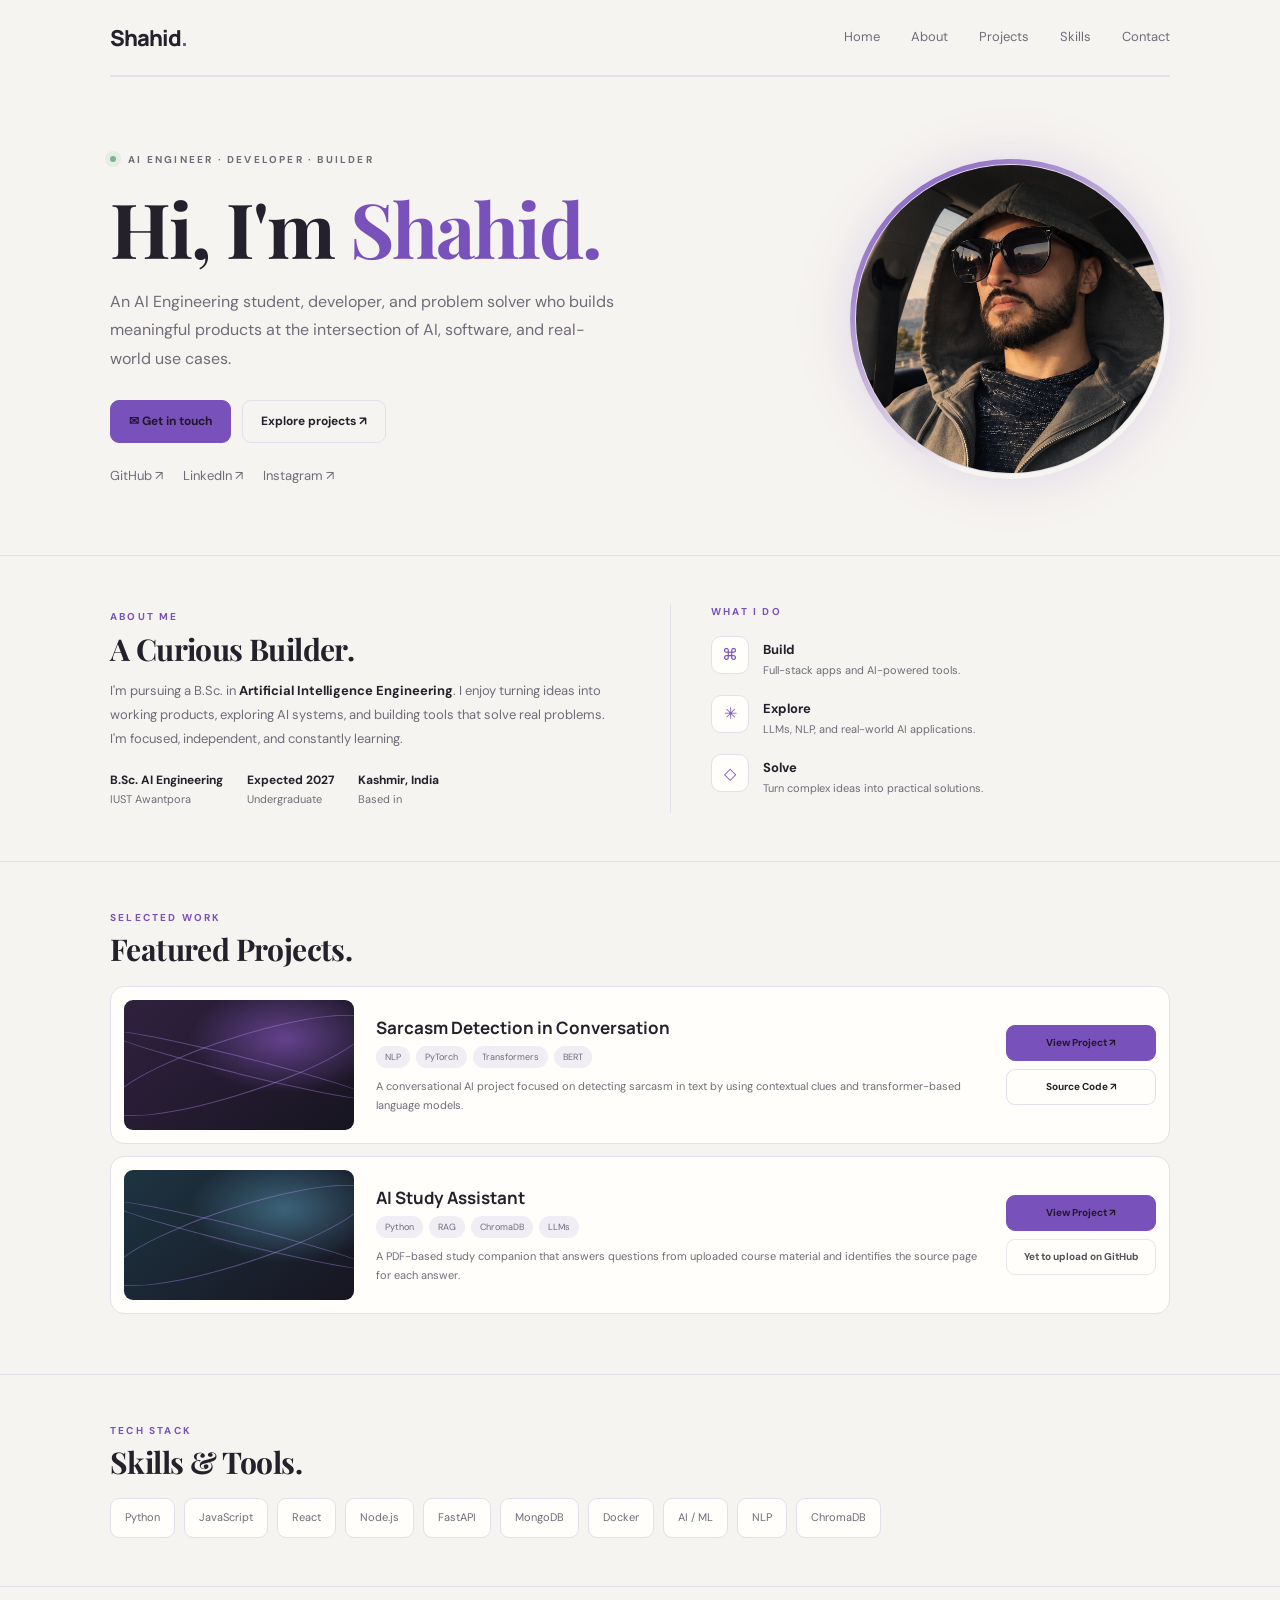
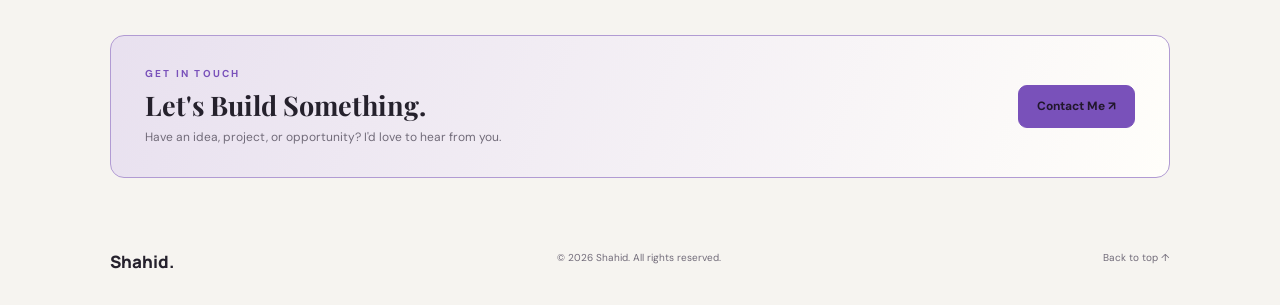
<file: index.html>
<!DOCTYPE html>
<html lang="en">
<head>
<meta charset="UTF-8">
<meta name="viewport" content="width=device-width, initial-scale=1.0">
<meta name="theme-color" content="#111016">
<meta name="description" content="Shahid — AI Engineer, Developer and Builder.">
<title>Shahid — AI Engineer & Builder</title>

<link rel="preconnect" href="https://fonts.googleapis.com">
<link rel="preconnect" href="https://fonts.gstatic.com" crossorigin>
<link href="https://fonts.googleapis.com/css2?family=DM+Sans:wght@400;500;600;700&family=Manrope:wght@400;500;600;700;800&family=Playfair+Display:wght@600;700&display=swap" rel="stylesheet">

<link rel="stylesheet" href="index.css">
<script src="index.js" defer></script>
</head>

<body>

<header class="wrap nav">
    <a class="brand" href="#home">Shahid<span>.</span></a>

    <nav class="links">
        <a href="#home">Home</a>
        <a href="#about">About</a>
        <a href="#projects">Projects</a>
        <a href="#skills">Skills</a>
        <a href="#contact">Contact</a>
    </nav>
</header>

<main>

<section class="wrap hero" id="home">

    <div class="reveal">
        <div class="eyebrow">
            <i></i> AI ENGINEER · DEVELOPER · BUILDER
        </div>

        <h1>Hi, I'm <em>Shahid.</em></h1>

        <p class="lead">
            An AI Engineering student, developer, and problem solver
            who builds meaningful products at the intersection of AI,
            software, and real-world use cases.
        </p>

        <div class="actions">
            <a class="btn" href="#contact">✉ Get in touch</a>
            <a class="btn outline" href="#projects">Explore projects ↗</a>
        </div>

        <div class="social">
            <a href="https://github.com/shahidlone-dev" target="_blank">GitHub ↗</a>
            <a href="https://www.linkedin.com/" target="_blank">LinkedIn ↗</a>
            <a href="https://www.instagram.com/" target="_blank">Instagram ↗</a>
        </div>
    </div>

    <div class="portrait-wrap reveal">
        <img
            class="portrait"
            src="images/profile.jpg"
            alt="Portrait of Shahid"
        >
    </div>

</section>

<section id="about">
<div class="wrap about-grid">

    <div class="reveal">
        <div class="kicker">ABOUT ME</div>
        <h2>A Curious Builder.</h2>

        <p class="about-copy">
            I'm pursuing a B.Sc. in
            <strong>Artificial Intelligence Engineering</strong>.
            I enjoy turning ideas into working products, exploring AI
            systems, and building tools that solve real problems.
            I'm focused, independent, and constantly learning.
        </p>

        <div class="facts">
            <div class="fact">
                <b>B.Sc. AI Engineering</b>
                IUST Awantpora
            </div>

            <div class="fact">
                <b>Expected 2027</b>
                Undergraduate
            </div>

            <div class="fact">
                <b>Kashmir, India</b>
                Based in
            </div>
        </div>
    </div>

    <div class="what reveal">
        <div class="kicker">WHAT I DO</div>

        <div class="what-row">
            <div class="what-icon">⌘</div>
            <div>
                <b>Build</b>
                <small>Full-stack apps and AI-powered tools.</small>
            </div>
        </div>

        <div class="what-row">
            <div class="what-icon">✳</div>
            <div>
                <b>Explore</b>
                <small>LLMs, NLP, and real-world AI applications.</small>
            </div>
        </div>

        <div class="what-row">
            <div class="what-icon">◇</div>
            <div>
                <b>Solve</b>
                <small>Turn complex ideas into practical solutions.</small>
            </div>
        </div>
    </div>

</div>
</section>

<section id="projects">
<div class="wrap">

    <div class="section-top reveal">
        <div>
            <div class="kicker">SELECTED WORK</div>
            <h2 class="section-title">Featured Projects.</h2>
        </div>
    </div>

    <!-- PROJECT 1 -->

    <article class="project reveal">

        <div class="project-art"></div>

        <div class="project-info">
            <h3>Sarcasm Detection in Conversation</h3>

            <div class="tags">
                <span class="tag">NLP</span>
                <span class="tag">PyTorch</span>
                <span class="tag">Transformers</span>
                <span class="tag">BERT</span>
            </div>

            <p>
                A conversational AI project focused on detecting
                sarcasm in text by using contextual clues and
                transformer-based language models.
            </p>
        </div>

        <div class="project-actions">
            <a class="btn" href="articles/sarcasm-project.html">
                View Project ↗
            </a>

            <a
                class="btn outline"
                href="https://github.com/shahidlone-dev/ghost-sarcasm-subsystem"
                target="_blank"
                rel="noopener noreferrer"
            >
                Source Code ↗
            </a>
        </div>

    </article>

    <!-- PROJECT 2 -->

    <article class="project reveal">

        <div class="project-art study-art"></div>

        <div class="project-info">
            <h3>AI Study Assistant</h3>

            <div class="tags">
                <span class="tag">Python</span>
                <span class="tag">RAG</span>
                <span class="tag">ChromaDB</span>
                <span class="tag">LLMs</span>
            </div>

            <p>
                A PDF-based study companion that answers questions
                from uploaded course material and identifies
                the source page for each answer.
            </p>
        </div>

        <div class="project-actions">
            <a class="btn" href="articles/study-assistant.html">
                View Project ↗
            </a>

            <span class="btn outline unavailable">
                Yet to upload on GitHub
            </span>
        </div>

    </article>

</div>
</section>

<section id="skills">
<div class="wrap reveal">

    <div class="kicker">TECH STACK</div>
    <h2 class="section-title">Skills & Tools.</h2>

    <div class="skills">
        <span class="skill">Python</span>
        <span class="skill">JavaScript</span>
        <span class="skill">React</span>
        <span class="skill">Node.js</span>
        <span class="skill">FastAPI</span>
        <span class="skill">MongoDB</span>
        <span class="skill">Docker</span>
        <span class="skill">AI / ML</span>
        <span class="skill">NLP</span>
        <span class="skill">ChromaDB</span>
    </div>

</div>
</section>

<section id="contact">
<div class="wrap contact reveal">

    <div>
        <div class="kicker">GET IN TOUCH</div>
        <h2>Let's Build Something.</h2>

        <p>
            Have an idea, project, or opportunity?
            I'd love to hear from you.
        </p>
    </div>

    <a class="btn" href="mailto:shahid.lone.dev@gmail.com">
        Contact Me ↗
    </a>

</div>
</section>

</main>

<footer class="wrap footer">
    <b>Shahid.</b>
    <span>© <span id="year"></span> Shahid. All rights reserved.</span>
    <a href="#home">Back to top ↑</a>
</footer>

</body>
</html>
</file>
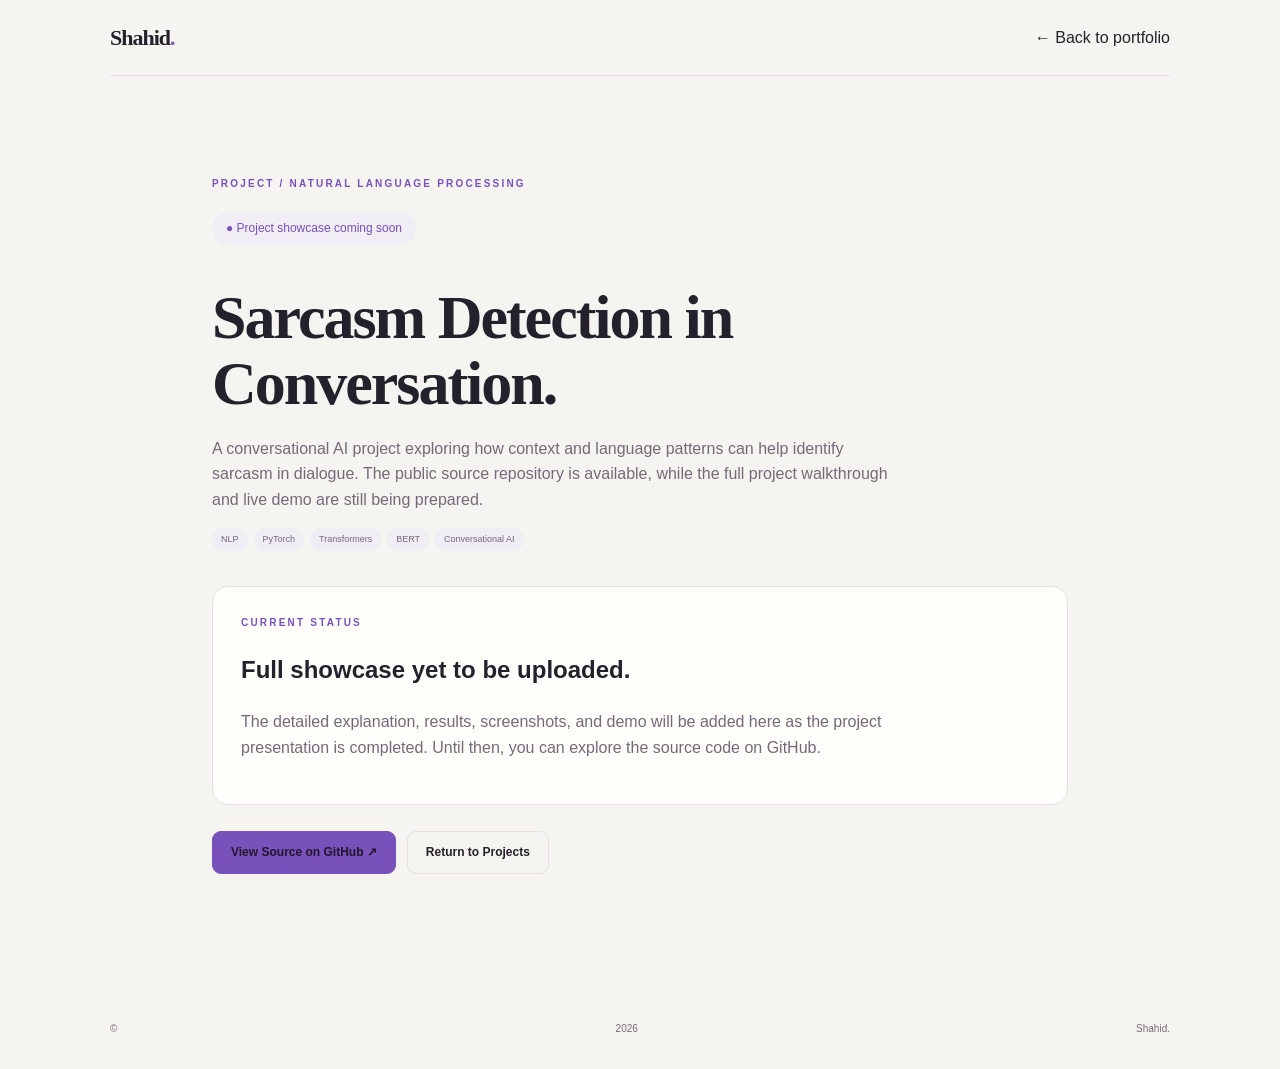
<file: articles/sarcasm-project.html>
<!DOCTYPE html>
<html lang="en">
<head>
<meta charset="UTF-8">
<meta name="viewport" content="width=device-width, initial-scale=1.0">
<title>Sarcasm Detection — Shahid</title>
<link rel="stylesheet" href="../index.css">
<style>
.project-page {
    max-width: 900px;
    margin: auto;
    padding: 100px 22px;
}
.status {
    display: inline-block;
    padding: 7px 14px;
    background: var(--tag);
    color: var(--accent);
    border-radius: 30px;
    font-size: 12px;
    margin: 20px 0;
}
.project-page h1 {
    font-size: clamp(38px, 7vw, 62px);
}
.project-page p {
    color: var(--muted);
    max-width: 680px;
}
.project-panel {
    margin-top: 35px;
    padding: 28px;
    background: var(--panel);
    border: 1px solid var(--line);
    border-radius: 16px;
}
</style>
</head>

<body>

<div class="wrap nav">
    <a class="brand" href="../index.html">Shahid<span>.</span></a>
    <a href="../index.html#projects">← Back to portfolio</a>
</div>

<main class="project-page">

    <div class="kicker">PROJECT / NATURAL LANGUAGE PROCESSING</div>

    <div class="status">● Project showcase coming soon</div>

    <h1>Sarcasm Detection in Conversation.</h1>

    <p>
        A conversational AI project exploring how context and
        language patterns can help identify sarcasm in dialogue.
        The public source repository is available, while the full
        project walkthrough and live demo are still being prepared.
    </p>

    <div class="tags">
        <span class="tag">NLP</span>
        <span class="tag">PyTorch</span>
        <span class="tag">Transformers</span>
        <span class="tag">BERT</span>
        <span class="tag">Conversational AI</span>
    </div>

    <div class="project-panel">
        <div class="kicker">CURRENT STATUS</div>
        <h2>Full showcase yet to be uploaded.</h2>
        <p>
            The detailed explanation, results, screenshots, and demo
            will be added here as the project presentation is completed.
            Until then, you can explore the source code on GitHub.
        </p>
    </div>

    <div class="actions">
        <a class="btn"
           href="https://github.com/shahidlone-dev/ghost-sarcasm-subsystem"
           target="_blank"
           rel="noopener noreferrer">
           View Source on GitHub ↗
        </a>

        <a class="btn outline" href="../index.html#projects">
            Return to Projects
        </a>
    </div>

</main>

<footer class="wrap footer">
    © <span id="year"></span> Shahid.
</footer>

<script>
document.getElementById("year").textContent =
    new Date().getFullYear();
</script>

</body>
</html>
</file>
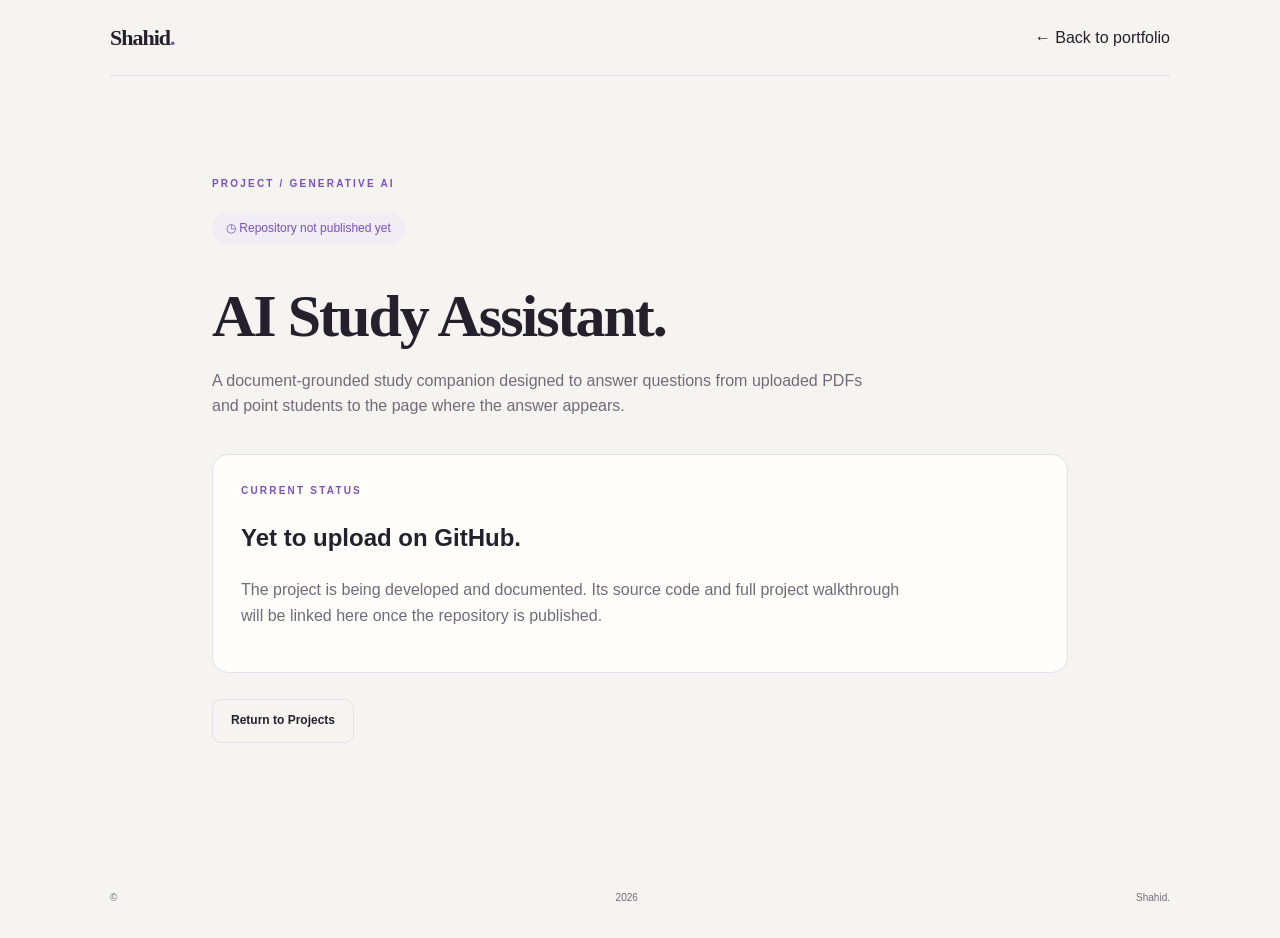
<file: articles/study-assistant.html>
<!DOCTYPE html>
<html lang="en">
<head>
<meta charset="UTF-8">
<meta name="viewport" content="width=device-width, initial-scale=1.0">
<title>AI Study Assistant — Shahid</title>
<link rel="stylesheet" href="../index.css">
<style>
.project-page {
    max-width: 900px;
    margin: auto;
    padding: 100px 22px;
}
.status {
    display: inline-block;
    padding: 7px 14px;
    background: var(--tag);
    color: var(--accent);
    border-radius: 30px;
    font-size: 12px;
    margin: 20px 0;
}
.project-page h1 {
    font-size: clamp(38px, 7vw, 60px);
}
.project-page p {
    color: var(--muted);
    max-width: 680px;
}
.project-panel {
    margin-top: 35px;
    padding: 28px;
    background: var(--panel);
    border: 1px solid var(--line);
    border-radius: 16px;
}
</style>
</head>

<body>

<div class="wrap nav">
    <a class="brand" href="../index.html">Shahid<span>.</span></a>
    <a href="../index.html#projects">← Back to portfolio</a>
</div>

<main class="project-page">

    <div class="kicker">PROJECT / GENERATIVE AI</div>

    <div class="status">◷ Repository not published yet</div>

    <h1>AI Study Assistant.</h1>

    <p>
        A document-grounded study companion designed to answer
        questions from uploaded PDFs and point students to the
        page where the answer appears.
    </p>

    <div class="project-panel">
        <div class="kicker">CURRENT STATUS</div>
        <h2>Yet to upload on GitHub.</h2>
        <p>
            The project is being developed and documented.
            Its source code and full project walkthrough will be
            linked here once the repository is published.
        </p>
    </div>

    <div class="actions">
        <a class="btn outline" href="../index.html#projects">
            Return to Projects
        </a>
    </div>

</main>

<footer class="wrap footer">
    © <span id="year"></span> Shahid.
</footer>

<script>
document.getElementById("year").textContent =
    new Date().getFullYear();
</script>

</body>
</html>
</file>
<file: index.css>
:root {
    color-scheme: dark;
    --bg: #111016;
    --panel: #191720;
    --panel2: #211d2a;
    --ink: #f5f2fa;
    --muted: #aaa4b5;
    --line: #302b3a;
    --accent: #bd91ff;
    --accent2: #9d6ee8;
    --tag: #282332;
    --shadow: 0 18px 55px #0005;
}

@media (prefers-color-scheme: light) {
    :root {
        color-scheme: light;
        --bg: #f6f4f0;
        --panel: #fffefa;
        --panel2: #eeeaf4;
        --ink: #25212c;
        --muted: #716b79;
        --line: #e4dfea;
        --accent: #7951ba;
        --accent2: #6940a9;
        --tag: #f0edf5;
        --shadow: 0 18px 55px #34264b12;
    }
}

* {
    box-sizing: border-box;
}

html {
    scroll-behavior: smooth;
    scroll-padding-top: 90px;
}

body {
    margin: 0;
    background: var(--bg);
    color: var(--ink);
    font-family: 'DM Sans', sans-serif;
    line-height: 1.6;
    transition: background .25s, color .25s;
}

a {
    color: inherit;
    text-decoration: none;
}

.wrap {
    width: min(1060px, calc(100% - 44px));
    margin: auto;
}

.nav {
    height: 76px;
    display: flex;
    align-items: center;
    justify-content: space-between;
    border-bottom: 1px solid var(--line);
}

.brand {
    font: 800 22px Manrope;
    letter-spacing: -1px;
}

.brand span {
    color: var(--accent);
}

.links {
    display: flex;
    align-items: center;
    gap: 31px;
    font-size: 13px;
    color: var(--muted);
}

.links a:hover,
.social a:hover {
    color: var(--accent);
}

.hero {
    padding: 75px 0 68px;
    display: grid;
    grid-template-columns: 1.15fr .85fr;
    gap: 60px;
    align-items: center;
}

.eyebrow,
.kicker {
    font-size: 10px;
    letter-spacing: 2.2px;
    text-transform: uppercase;
    color: var(--accent);
    font-weight: 700;
}

.eyebrow {
    color: var(--muted);
}

.eyebrow i {
    display: inline-block;
    width: 6px;
    height: 6px;
    background: #79b68f;
    border-radius: 50%;
    margin: 0 8px 1px 0;
    box-shadow: 0 0 0 5px #79b68f20;
}

h1 {
    font: 700 clamp(48px, 6.5vw, 76px)/1.06 'Playfair Display', serif;
    letter-spacing: -2px;
    margin: 20px 0 19px;
}

h1 em {
    font-style: normal;
    color: var(--accent);
}

.lead {
    font-size: 16px;
    line-height: 1.8;
    color: var(--muted);
    max-width: 510px;
}

.actions {
    display: flex;
    gap: 11px;
    flex-wrap: wrap;
    margin: 26px 0 23px;
}

.btn {
    display: inline-flex;
    align-items: center;
    justify-content: center;
    gap: 10px;
    padding: 11px 18px;
    border-radius: 9px;
    background: var(--accent);
    color: #21172c;
    font-weight: 700;
    font-size: 12px;
    border: 1px solid var(--accent);
    transition: .2s;
}

.btn:hover {
    transform: translateY(-2px);
    filter: brightness(1.06);
}

.btn.outline {
    background: transparent;
    color: var(--ink);
    border-color: var(--line);
}

.unavailable {
    cursor: default;
    opacity: .78;
}

.social {
    display: flex;
    gap: 20px;
    color: var(--muted);
    font-size: 13px;
}

.portrait-wrap {
    justify-self: end;
    width: min(320px, 100%);
    aspect-ratio: 1;
    border-radius: 50%;
    padding: 5px;
    background: linear-gradient(145deg, var(--accent), transparent 72%);
    box-shadow: 0 0 55px color-mix(in srgb, var(--accent) 18%, transparent);
}

.portrait {
    width: 100%;
    height: 100%;
    object-fit: cover;
    object-position: center 38%;
    border-radius: 50%;
    display: block;
    border: 1px solid var(--line);
}

section {
    border-top: 1px solid var(--line);
    padding: 48px 0;
}

.about-grid {
    display: grid;
    grid-template-columns: 1fr 1fr;
    gap: 60px;
    align-items: center;
}

.about-grid h2,
.section-title {
    font: 700 30px/1.2 'Playfair Display', serif;
    letter-spacing: -.6px;
    margin: 6px 0 12px;
}

.about-copy {
    color: var(--muted);
    font-size: 13px;
    line-height: 1.85;
    margin: 0;
}

.about-copy strong {
    color: var(--ink);
}

.facts {
    display: flex;
    gap: 24px;
    flex-wrap: wrap;
    margin-top: 20px;
}

.fact {
    font-size: 11px;
    color: var(--muted);
}

.fact b {
    display: block;
    color: var(--ink);
    font-size: 12px;
}

.what {
    border-left: 1px solid var(--line);
    padding-left: 40px;
}

.what-row {
    display: flex;
    gap: 14px;
    margin: 16px 0;
}

.what-icon {
    width: 38px;
    height: 38px;
    flex: none;
    display: grid;
    place-items: center;
    border: 1px solid var(--line);
    border-radius: 10px;
    color: var(--accent);
    background: var(--panel);
    font-size: 16px;
}

.what-row b {
    font-size: 13px;
}

.what-row small {
    display: block;
    color: var(--muted);
    font-size: 11px;
}

.section-top {
    display: flex;
    justify-content: space-between;
    align-items: end;
    margin-bottom: 19px;
}

.section-title {
    margin: 5px 0 0;
}

.project {
    display: grid;
    grid-template-columns: 230px 1fr 150px;
    gap: 22px;
    align-items: center;
    background: var(--panel);
    border: 1px solid var(--line);
    border-radius: 14px;
    padding: 13px;
    margin-bottom: 12px;
}

.project-art {
    height: 130px;
    border-radius: 9px;
    background:
        radial-gradient(ellipse at 70% 30%, #9c64df88, transparent 42%),
        linear-gradient(140deg, #30213f, #171521);
    position: relative;
    overflow: hidden;
}

.project-art::before,
.project-art::after {
    content: '';
    position: absolute;
    inset: 28% -10%;
    border: 1px solid #bd91ff65;
    border-radius: 50%;
    transform: rotate(-18deg);
}

.project-art::after {
    inset: 43% -10%;
    transform: rotate(14deg);
}

.study-art {
    background:
        radial-gradient(ellipse at 70% 30%, #5a9bba88, transparent 42%),
        linear-gradient(140deg, #1d3441, #171521);
}

.project-info h3 {
    font: 700 17px Manrope;
    margin: 0 0 7px;
}

.project-info p {
    font-size: 11px;
    color: var(--muted);
    line-height: 1.7;
    margin: 9px 0 0;
}

.tags {
    display: flex;
    gap: 6px;
    flex-wrap: wrap;
}

.tag {
    background: var(--tag);
    color: var(--muted);
    padding: 4px 9px;
    border-radius: 20px;
    font-size: 9px;
}

.project-actions {
    display: flex;
    flex-direction: column;
    gap: 8px;
}

.project-actions .btn {
    padding: 9px 10px;
    font-size: 10px;
}

.skills {
    display: flex;
    gap: 9px;
    flex-wrap: wrap;
    margin-top: 18px;
}

.skill {
    border: 1px solid var(--line);
    background: var(--panel);
    border-radius: 9px;
    padding: 10px 14px;
    font-size: 11px;
    color: var(--muted);
}

.contact {
    padding: 30px 34px;
    border: 1px solid color-mix(in srgb, var(--accent) 48%, var(--line));
    border-radius: 14px;
    background: linear-gradient(
        110deg,
        color-mix(in srgb, var(--accent) 17%, var(--panel)),
        var(--panel)
    );
    display: flex;
    justify-content: space-between;
    align-items: center;
    gap: 20px;
}

.contact h2 {
    font: 700 27px 'Playfair Display';
    margin: 5px 0;
}

.contact p {
    color: var(--muted);
    font-size: 12px;
    margin: 0;
}

.footer {
    padding: 24px 0 32px;
    display: flex;
    justify-content: space-between;
    color: var(--muted);
    font-size: 10px;
}

.footer b {
    color: var(--ink);
    font: 800 17px Manrope;
}

.reveal {
    opacity: 0;
    transform: translateY(15px);
    transition: opacity .65s, transform .65s;
}

.reveal.visible {
    opacity: 1;
    transform: none;
}

@media(max-width:760px) {
    .hero {
        grid-template-columns: 1fr;
        gap: 35px;
        padding: 55px 0;
    }

    .portrait-wrap {
        justify-self: start;
        width: 230px;
        grid-row: 1;
    }

    .about-grid {
        grid-template-columns: 1fr;
        gap: 28px;
    }

    .what {
        border-left: 0;
        border-top: 1px solid var(--line);
        padding: 24px 0 0;
    }

    .project {
        grid-template-columns: 145px 1fr;
    }

    .project-art {
        height: 120px;
    }

    .project-actions {
        grid-column: 2;
        flex-direction: row;
    }

    .project-actions .btn {
        flex: 1;
    }

    .links {
        gap: 15px;
    }

    .links a:nth-child(2),
    .links a:nth-child(4) {
        display: none;
    }
}

@media(max-width:520px) {
    .wrap {
        width: calc(100% - 32px);
    }

    .nav {
        height: 66px;
    }

    .links {
        font-size: 11px;
    }

    .hero {
        padding: 42px 0;
    }

    .portrait-wrap {
        width: 190px;
    }

    h1 {
        font-size: 49px;
    }

    .lead {
        font-size: 14px;
    }

    section {
        padding: 38px 0;
    }

    .project {
        grid-template-columns: 1fr;
        padding: 12px;
    }

    .project-art {
        height: 145px;
    }

    .project-actions {
        grid-column: auto;
    }

    .contact {
        align-items: flex-start;
        flex-direction: column;
        padding: 25px;
    }

    .footer {
        gap: 8px;
        flex-direction: column;
    }
}
</file>
